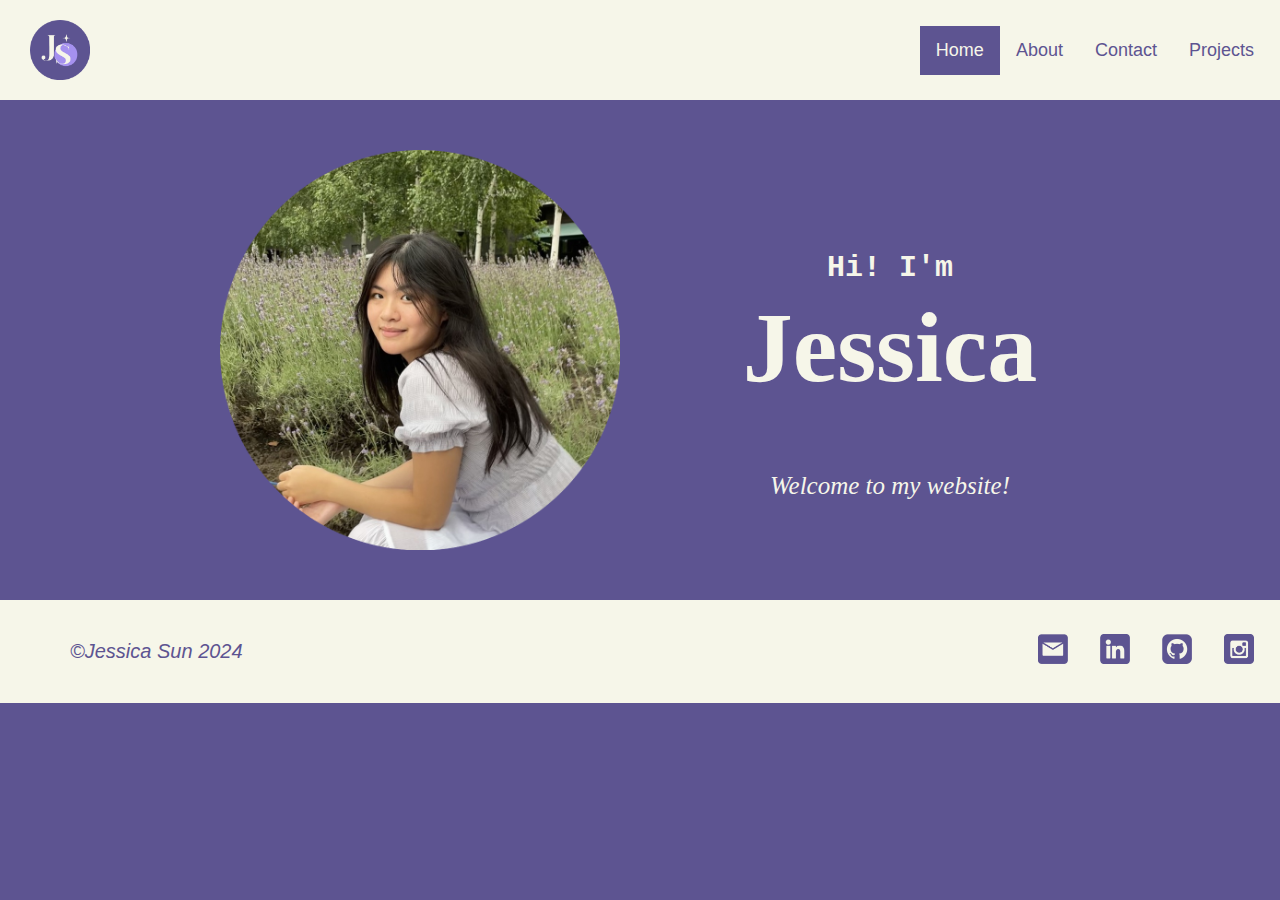
<file: index.html>
<!DOCTYPE html>
<html>
    <head>
        <title>Jessica Sun | Home </title>
        <link rel="icon" href="images/logo.png" type="image/icon type">
        <link rel="stylesheet" href="css/style.css">
    </head>
    <body>
        <header>
            <div class = "header-left">
                <img width = "60px" height = "60px" src="images/logo.png"></img>
            </div>
            <div class = "header-right">
                <nav>
                    <ul>
                        <a class = "active" href="index.html">Home</a>
                        <a href="about.html">About</a>
                        <a href="contact.html">Contact</a>
                        <a href="projects.html">Projects</a>
                    </ul>
                </nav>
            </div>
        </header>
        <main class="home-page">
            <img width = "400px" height = "400px" src = "images/lavenderwebsite.png"></img>
            <div class = "index-text">
                <h3>Hi! I'm</h3>
                <h1>Jessica</h1>
                <p><i>Welcome to my website!</i></p>
            </div>
        </main>
        <footer>
            <div class="footer-left">
                <p><i>&copy;Jessica Sun 2024</i></p>
            </div>
            <div class = "footer-right">
                <nav>
                    <ul>
                        <a href="mailto:jessicasunyay@gmail.com"><img width = "30px" height = "30px" src="images/email.png"></img></a>
                        <a href="https://www.linkedin.com/in/jessicaksun/" target = "_blank"><img width = "30px" height = "30px" src="images/linkedin.png"></img></a>
                        <a href="https://github.com/jessicasunyay" target="_blank"><img width = "30px" height = "30px" src="images/github.png"></img></a>
                        <a href="https://www.instagram.com/jessicasunyay/" target = "_blank"><img width = "30px" height = "30px" src="images/instagram.png"></img></a>
                    </ul>
                </nav>
            </div>
        </footer>
    </body>
</html>
</file>
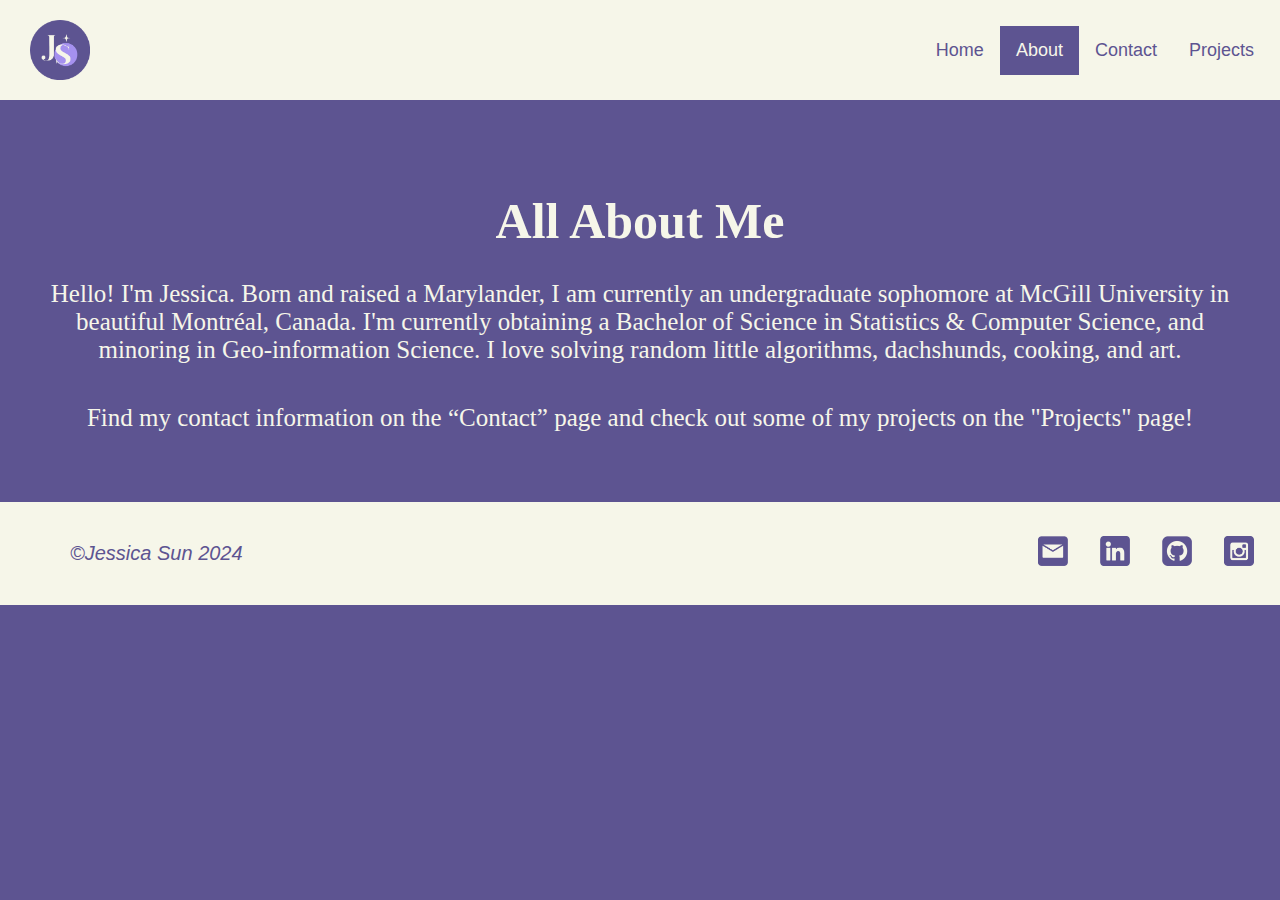
<file: about.html>
<!DOCTYPE html>
<html>
    <head>
        <title>Jessica Sun | About </title>
        <link rel="icon" href="images/logo.png" type="image/icon type">
        <link rel="stylesheet" href="css/style.css">
    </head>
    <body>
        <header>
            <div class = "header-left">
                <img width = "60px" height = "60px" src="images/logo.png"></img>
            </div>
            <div class = "header-right">
                <nav>
                    <ul>
                        <a href="index.html">Home</a>
                        <a class = "active" href="about.html">About</a>
                        <a href="contact.html">Contact</a>
                        <a href="projects.html">Projects</a>
                    </ul>
                </nav>
            </div>
        </header>
        <main class="about-page">
            <h2>All About Me</h2>
            <p>Hello! I&apos;m Jessica. Born and raised a Marylander, I am currently an undergraduate sophomore at McGill University in beautiful Montréal, Canada. I&apos;m currently obtaining a Bachelor of Science in Statistics & Computer Science, and minoring in Geo-information Science. I love solving random little algorithms, dachshunds, cooking, and art. </p>
            <p>Find my contact information on the “Contact” page and check out some of my projects on the "Projects" page!</p>
        </main>
        <footer>
            <div class="footer-left">
                <p><i>&copy;Jessica Sun 2024</i></p>
            </div>
            <div class = "footer-right">
                <nav>
                    <ul>
                        <a href="mailto:jessicasunyay@gmail.com"><img width = "30px" height = "30px" src="images/email.png"></img></a>
                        <a href="https://www.linkedin.com/in/jessicaksun/" target = "_blank"><img width = "30px" height = "30px" src="images/linkedin.png"></img></a>
                        <a href="https://github.com/jessicasunyay" target="_blank"><img width = "30px" height = "30px" src="images/github.png"></img></a>
                        <a href="https://www.instagram.com/jessicasunyay/" target = "_blank"><img width = "30px" height = "30px" src="images/instagram.png"></img></a>
                    </ul>
                </nav>
            </div>
        </footer>
    </body>
</html>
</file>
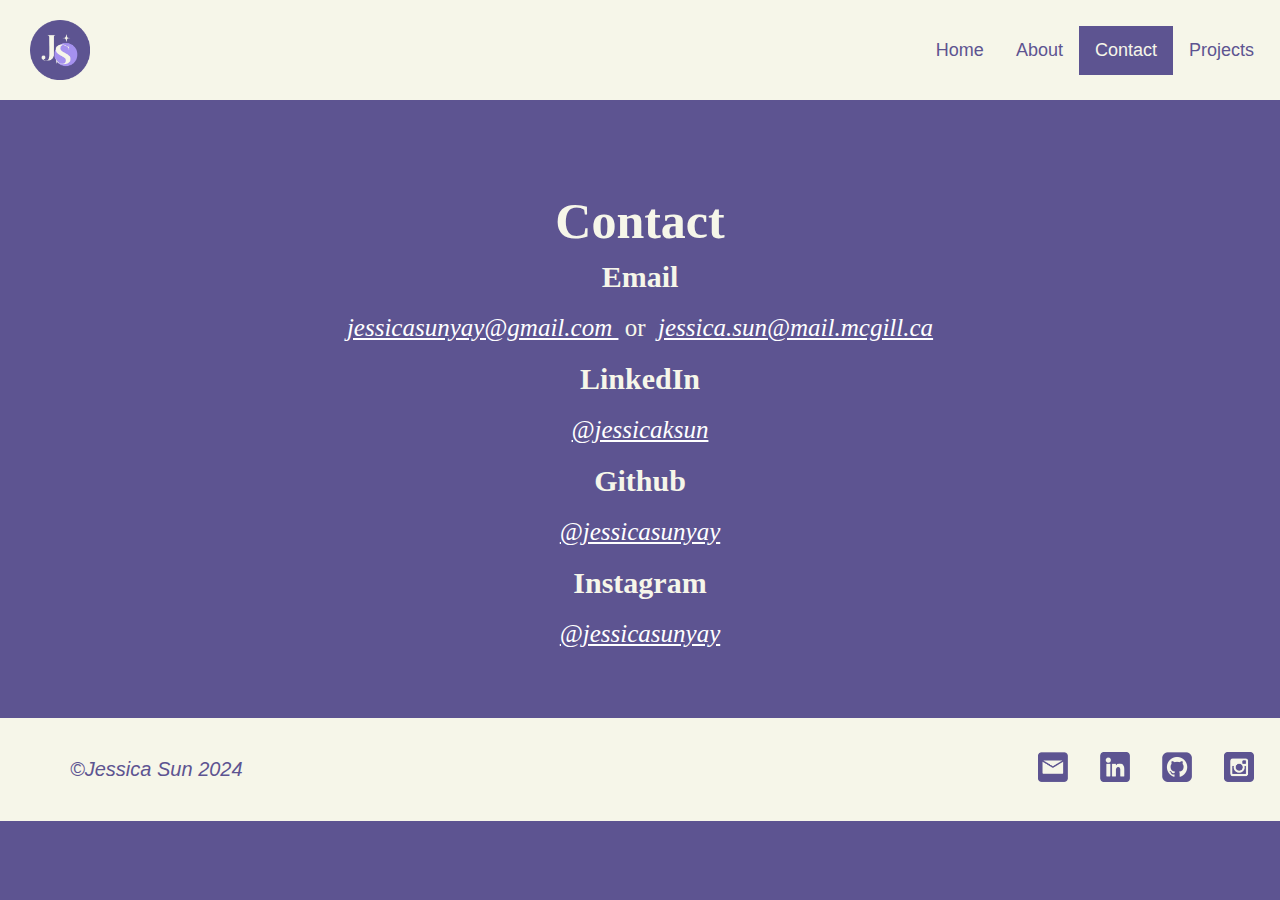
<file: contact.html>
<!DOCTYPE html>
<html>
    <head>
        <title>Jessica Sun | Contact </title>
        <link rel="icon" href="images/logo.png" type="image/icon type">
        <link rel="stylesheet" href="css/style.css">
    </head>
    <body>
        <header>
            <div class = "header-left">
                <img width = "60px" height = "60px" src="images/logo.png"></img>
            </div>
            <div class = "header-right">
                <nav>
                    <ul>
                        <a href="index.html">Home</a>
                        <a href="about.html">About</a>
                        <a class = "active" href="contact.html">Contact</a>
                        <a href="projects.html">Projects</a>
                    </ul>
                </nav>
            </div>
        </header>
        <main>
            <h2>Contact</h2>
            <h4>Email</h4>
            <p>
                <i><a href="mailto:jessicasunyay@gmail.com">
                    jessicasunyay&#64;gmail.com
                </a></i>&nbsp;or&nbsp; 
                <i><a href="mailto:jessica.sun@mail.mcgill.ca">
                    jessica.sun&#64;mail.mcgill.ca
                </a></i>
            </p>
            <h4>LinkedIn</h4>
            <p><a href="https://www.linkedin.com/in/jessicaksun/" target = "_blank"><i>&#64;jessicaksun</i></a></p>
            <h4>Github</h4>
            <p><a href="https://github.com/jessicasunyay" target = "_blank"><i>&#64;jessicasunyay</i></a></p>
            <h4>Instagram</h4>
            <p><a href="https://www.instagram.com/jessicasunyay/" target = "_blank"><i>&#64;jessicasunyay</i></a></p>
        </main>
        <footer>
            <div class="footer-left">
                <p><i>&copy;Jessica Sun 2024</i></p>
            </div>
            <div class = "footer-right">
                <nav>
                    <ul>
                        <a href="mailto:jessicasunyay@gmail.com"><img width = "30px" height = "30px" src="images/email.png"></img></a>
                        <a href="https://www.linkedin.com/in/jessicaksun/" target = "_blank"><img width = "30px" height = "30px" src="images/linkedin.png"></img></a>
                        <a href="https://github.com/jessicasunyay" target="_blank"><img width = "30px" height = "30px" src="images/github.png"></img></a>
                        <a href="https://www.instagram.com/jessicasunyay/" target = "_blank"><img width = "30px" height = "30px" src="images/instagram.png"></img></a>
                    </ul>
                </nav>
            </div>
        </footer>
    </body>
</html>
</file>
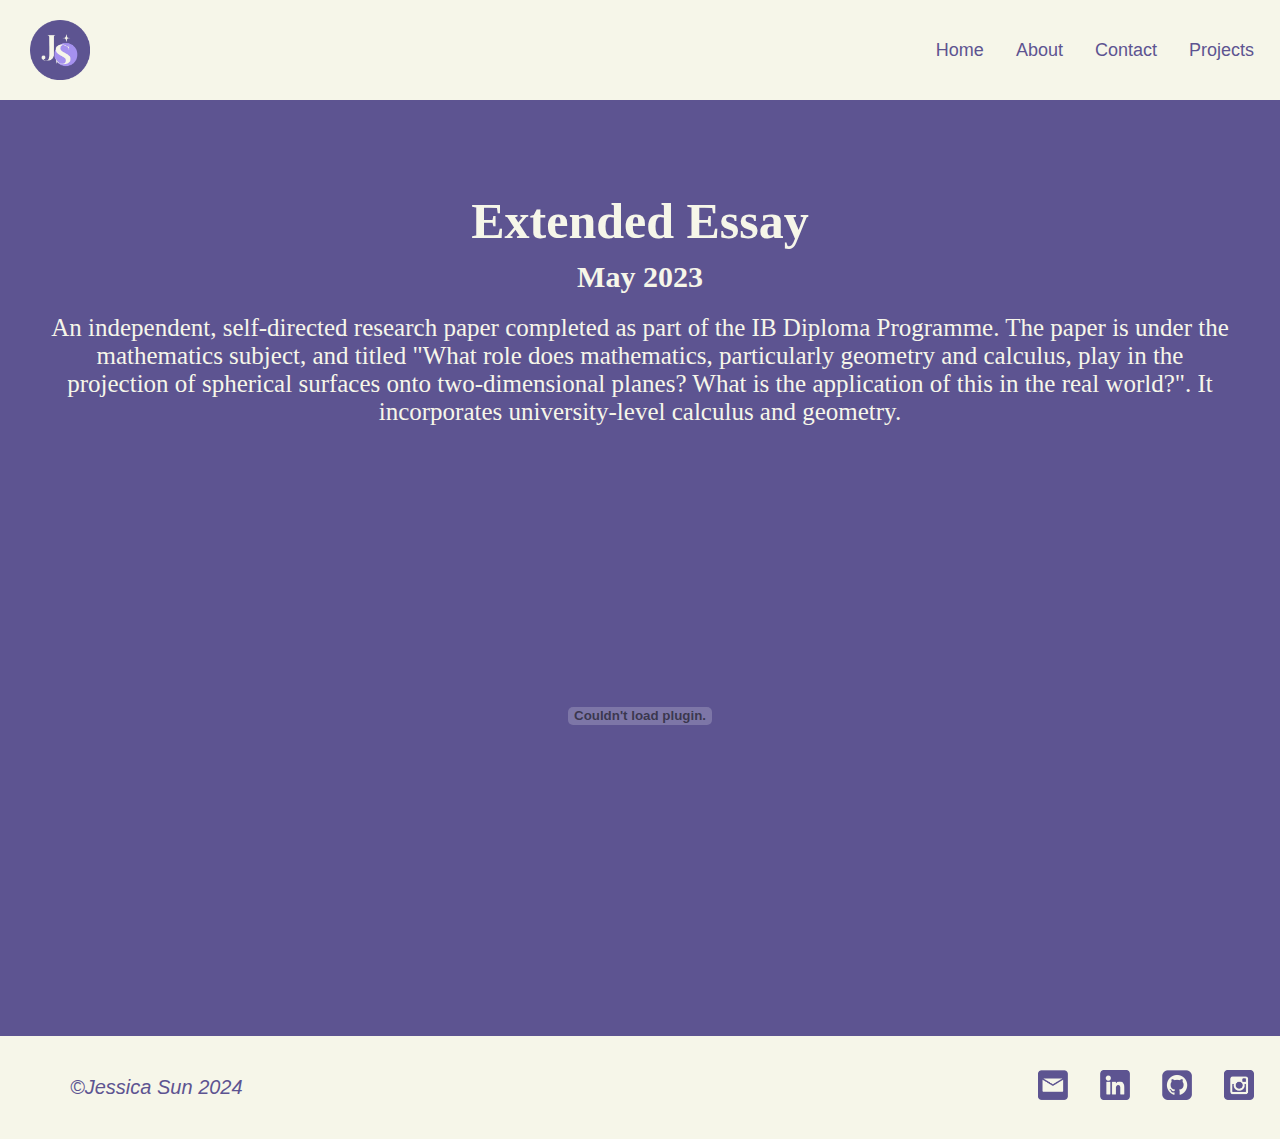
<file: extendedessay.html>
<!DOCTYPE html>
<html>
    <head>
        <title>Jessica Sun | Extended Essay </title>
        <link rel="icon" href="images/logo.png" type="image/icon type">
        <link rel="stylesheet" href="css/style.css">
    </head>
    <body>
        <header>
            <div class = "header-left">
                <img width = "60px" height = "60px" src="images/logo.png"></img>
            </div>
            <div class = "header-right">
                <nav>
                    <ul>
                        <a href="index.html">Home</a>
                        <a href="about.html">About</a>
                        <a href="contact.html">Contact</a>
                        <a href="projects.html">Projects</a>
                    </ul>
                </nav>
            </div>
        </header>
        <main>
            <h2>Extended Essay</h2>
            <h4>May 2023</h4>
            <p>An independent, self-directed research paper completed as part of the IB Diploma Programme. The paper is under the mathematics subject, and titled &#34;What role does mathematics, particularly geometry and calculus, play in the projection of spherical surfaces onto two-dimensional planes? What is the application of this in the real world?&#34;. It incorporates university-level calculus and geometry.</p>
            <object class="pdf" 
            data="Jessica Sun - Extended Essay.pdf"
            width="800"
            height="500">
    </object>
        </main>
        <footer>
            <div class="footer-left">
                <p><i>&copy;Jessica Sun 2024</i></p>
            </div>
            <div class = "footer-right">
                <nav>
                    <ul>
                        <a href="mailto:jessicasunyay@gmail.com"><img width = "30px" height = "30px" src="images/email.png"></img></a>
                        <a href="https://www.linkedin.com/in/jessicaksun/" target = "_blank"><img width = "30px" height = "30px" src="images/linkedin.png"></img></a>
                        <a href="https://github.com/jessicasunyay" target="_blank"><img width = "30px" height = "30px" src="images/github.png"></img></a>
                        <a href="https://www.instagram.com/jessicasunyay/" target = "_blank"><img width = "30px" height = "30px" src="images/instagram.png"></img></a>
                    </ul>
                </nav>
            </div>
        </footer>
    </body>
</html>
</file>
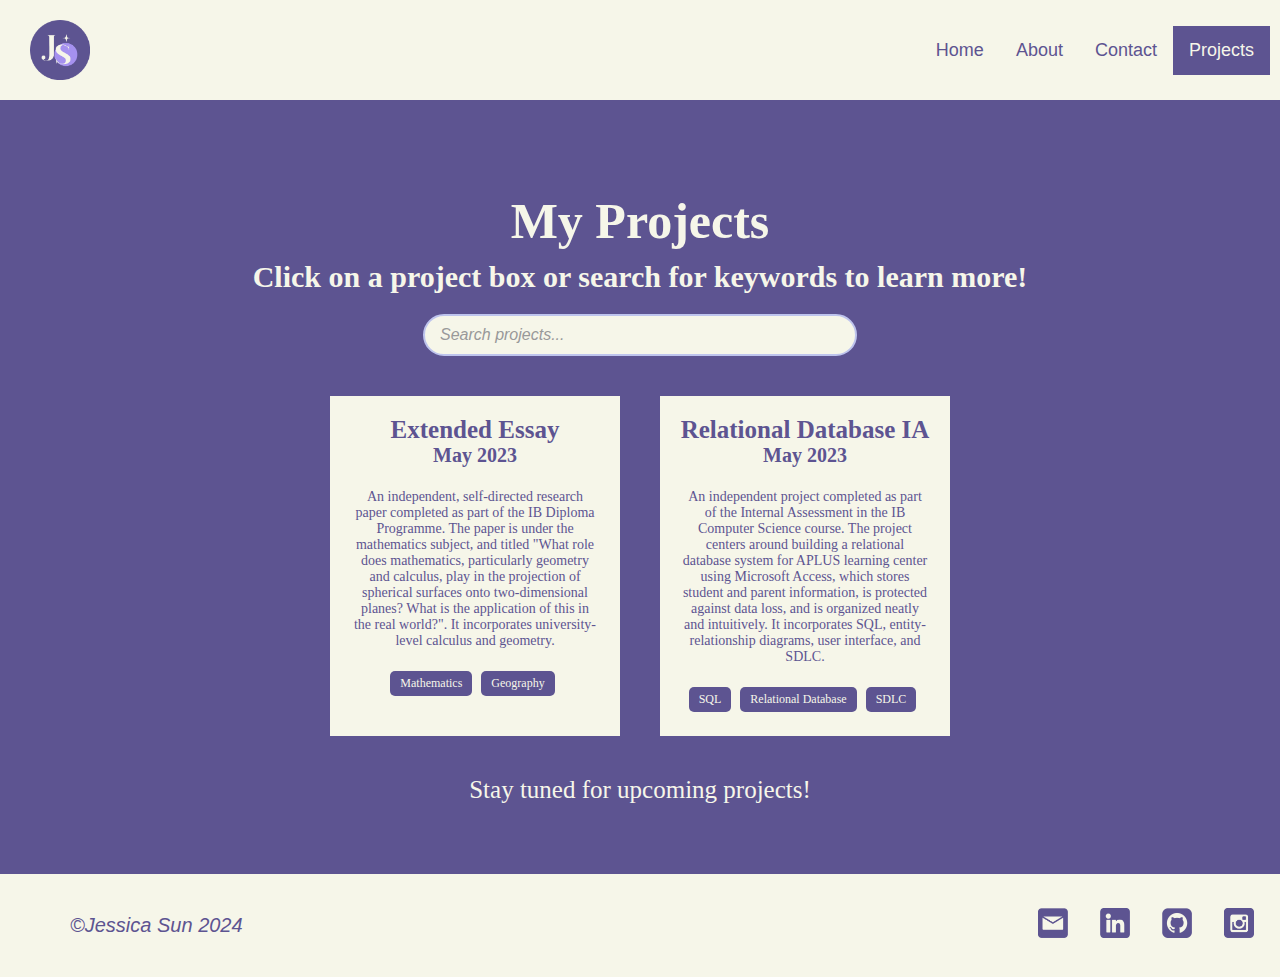
<file: projects.html>
<!DOCTYPE html>
<html>
    <head>
        <title>Jessica Sun | Projects </title>
        <link rel="icon" href="images/logo.png" type="image/icon type">
        <link rel="stylesheet" href="css/style.css">
    </head>
    <body>
        <header>
            <div class = "header-left">
                <img width = "60px" height = "60px" src="images/logo.png"></img>
            </div>
            <div class = "header-right">
                <nav>
                    <ul>
                        <a href="index.html">Home</a>
                        <a href="about.html">About</a>
                        <a href="contact.html">Contact</a>
                        <a class = "active" href="projects.html">Projects</a>
                    </ul>
                </nav>
            </div>
        </header>
        <main class="projects-page">
            <h2>My Projects</h2>
            <h4>Click on a project box or search for keywords to learn more!</h4>
            <input type="text" id="searchBar" placeholder="Search projects...">
            <div id="noResults" style="display: none;"><h3>No projects matching your search found.</h3></div>
            <div class="projectboxes">
                <a href="extendedessay.html">
                    <div class="box">
                        <h4>Extended Essay</h4>
                        <h5>May 2023</h5>
                        <p>An independent, self-directed research paper completed as part of the IB Diploma Programme. The paper is under the mathematics subject, and titled &#34;What role does mathematics, particularly geometry and calculus, play in the projection of spherical surfaces onto two-dimensional planes? What is the application of this in the real world?&#34;. It incorporates university-level calculus and geometry.</p>
                        <div class="tags">
                            <span class="tag">Mathematics</span>
                            <span class="tag">Geography</span>
                        </div>
                    </div>
                </a>
                <a href="relationaldatabase.html">
                    <div class="box">
                        <h4>Relational Database IA</h4>
                        <h5>May 2023</h5>
                        <p>An independent project completed as part of the Internal Assessment in the IB Computer Science course. The project centers around building a relational database system for APLUS learning center using Microsoft Access, which stores student and parent information, is protected against data loss, and is organized neatly and intuitively. It incorporates SQL, entity-relationship diagrams, user interface, and SDLC.</p>
                        <div class="tags">
                            <span class="tag">SQL</span>
                            <span class="tag">Relational Database</span>
                            <span class="tag">SDLC</span>
                        </div>
                    </div>
                </a>
            </div>
            <p>Stay tuned for upcoming projects!</p>
        </main>
        <footer>
            <div class="footer-left">
                <p><i>&copy;Jessica Sun 2024</i></p>
            </div>
            <div class = "footer-right">
                <nav>
                    <ul>
                        <a href="mailto:jessicasunyay@gmail.com"><img width = "30px" height = "30px" src="images/email.png"></img></a>
                        <a href="https://www.linkedin.com/in/jessicaksun/" target = "_blank"><img width = "30px" height = "30px" src="images/linkedin.png"></img></a>
                        <a href="https://github.com/jessicasunyay" target="_blank"><img width = "30px" height = "30px" src="images/github.png"></img></a>
                        <a href="https://www.instagram.com/jessicasunyay/" target = "_blank"><img width = "30px" height = "30px" src="images/instagram.png"></img></a>
                    </ul>
                </nav>
            </div>
        </footer>
        <script src="js/script.js"></script>
    </body>
</html>
</file>
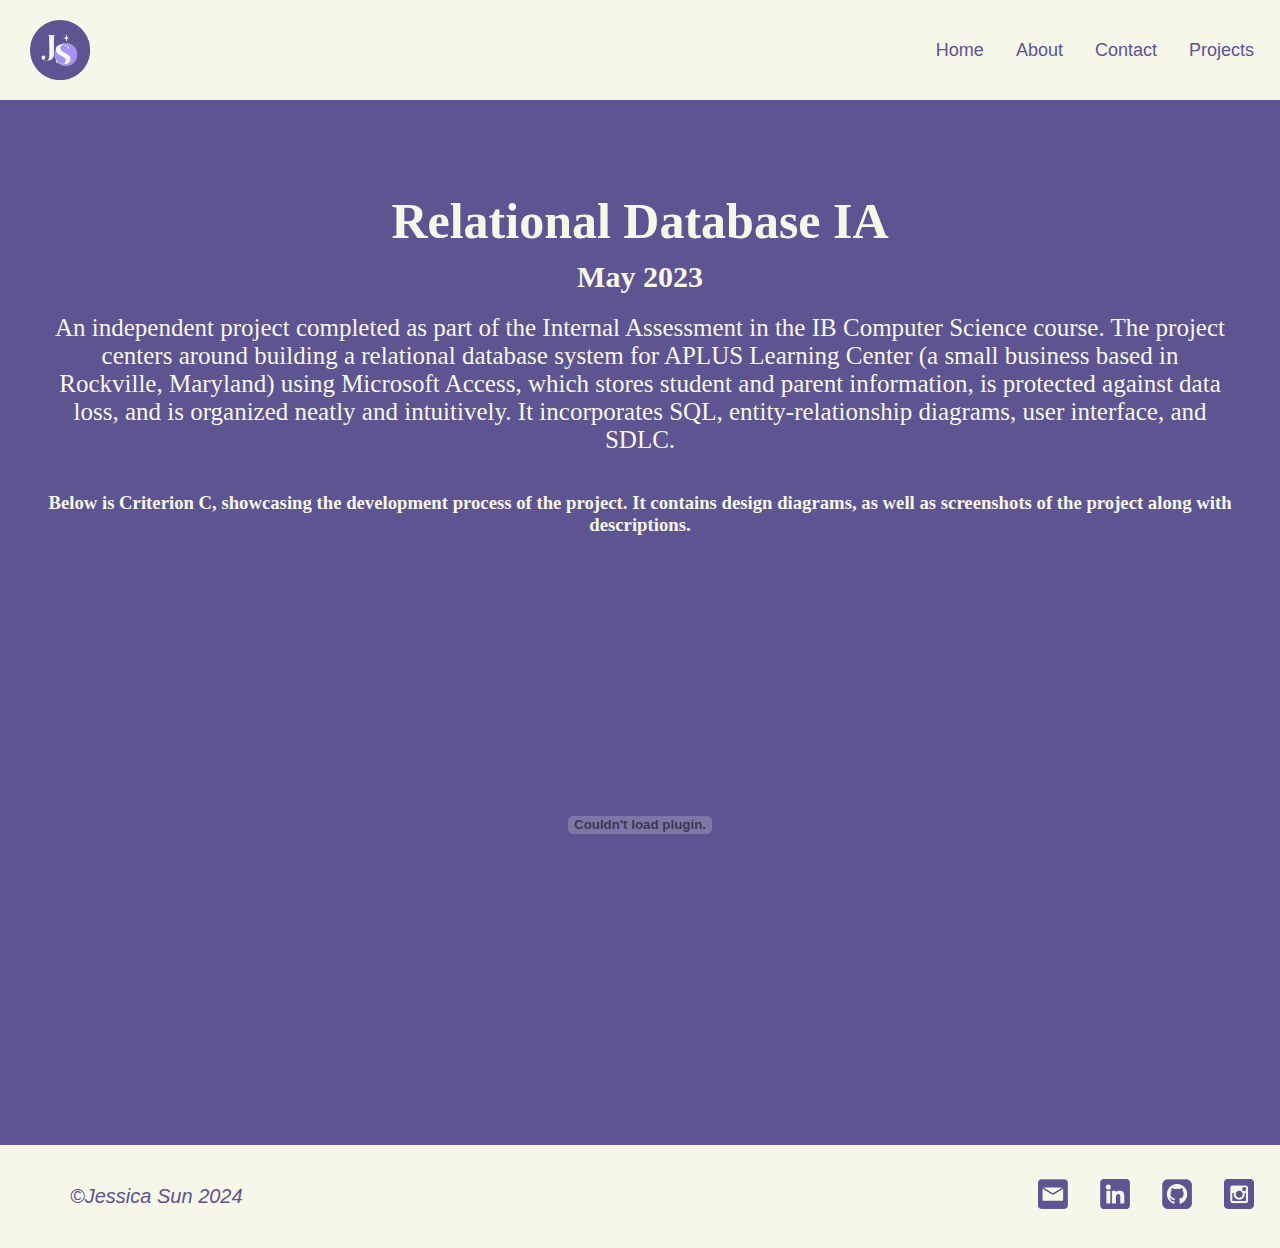
<file: relationaldatabase.html>
<!DOCTYPE html>
<html>
    <head>
        <title>Jessica Sun | Relational Database IA </title>
        <link rel="icon" href="images/logo.png" type="image/icon type">
        <link rel="stylesheet" href="css/style.css">
    </head>
    <body>
        <header>
            <div class = "header-left">
                <img width = "60px" height = "60px" src="images/logo.png"></img>
            </div>
            <div class = "header-right">
                <nav>
                    <ul>
                        <a href="index.html">Home</a>
                        <a href="about.html">About</a>
                        <a href="contact.html">Contact</a>
                        <a href="projects.html">Projects</a>
                    </ul>
                </nav>
            </div>
        </header>
        <main>
            <h2>Relational Database IA</h2>
            <h4>May 2023</h4>
            <p>An independent project completed as part of the Internal Assessment in the IB Computer Science course. The project centers around building a relational database system for APLUS Learning Center (a small business based in Rockville, Maryland) using Microsoft Access, which stores student and parent information, is protected against data loss, and is organized neatly and intuitively. It incorporates SQL, entity-relationship diagrams, user interface, and SDLC.</p>
            <h3>Below is Criterion C, showcasing the development process of the project. It contains design diagrams, as well as screenshots of the project along with descriptions. </h3>
            <object class="pdf" 
            data="IB CS IA Criterion C - Jessica Sun.pdf"
            width="800"
            height="500">
    </object>
        </main>
        <footer>
            <div class="footer-left">
                <p><i>&copy;Jessica Sun 2024</i></p>
            </div>
            <div class = "footer-right">
                <nav>
                    <ul>
                        <a href="mailto:jessicasunyay@gmail.com"><img width = "30px" height = "30px" src="images/email.png"></img></a>
                        <a href="https://www.linkedin.com/in/jessicaksun/" target = "_blank"><img width = "30px" height = "30px" src="images/linkedin.png"></img></a>
                        <a href="https://github.com/jessicasunyay" target="_blank"><img width = "30px" height = "30px" src="images/github.png"></img></a>
                        <a href="https://www.instagram.com/jessicasunyay/" target = "_blank"><img width = "30px" height = "30px" src="images/instagram.png"></img></a>
                    </ul>
                </nav>
            </div>
        </footer>
    </body>
</html>
</file>
<file: css/style.css>
header {
    background-color: #f6f6e9;
    color: #5d5491;
    font-family: Verdana, Geneva, Tahoma, sans-serif;
    padding: 20px 10px;
    width: 100%;
    display: flex;
    justify-content: space-between;
    align-items: center;
    box-sizing: border-box;
}

.header-left {
    display: flex;
    align-items: center;
    margin-left: 20px;
}

nav ul {
    list-style: none;
    display: flex;
    padding: 0;
    margin: 0;
}

nav a {
    text-decoration: none;
    font-size: 18px;
    padding: 14px 16px;
    color: #5d5491;
}

nav a.active {
    background-color: #5d5491;
    color: #f6f6e9;
}

header nav a:hover {
    background-color: #bec4ed;
    color: #5d5491;
}

body {
    background-color: #5d5491;
    color: #f6f6e9;
    padding: 0;
    margin: 0;
}

main {
    display: flex;
    flex-direction: column;
    align-items: center;
    justify-content: center;
    margin: 50px 0;
    flex-wrap: wrap;
}

.projectboxes{
    display: flex;
    flex-direction: row;
    flex-wrap: wrap;
    justify-content: center;
}

.home-page{
    flex-direction:row;
}

.index-text {
    text-align: center;
    margin-top: 40px;
}

.index-text h3 {
    font-size: 30px;
    margin-bottom: 5px;
    font-family: 'Courier New', Courier, monospace;
}

.index-text h1 {
    font-size: 100px;
    margin-top: 0;
}

main img {
    max-width: 400px;
    height: auto;
    margin-right: 100px;
}

h2 {
    font-size: 50px;
    margin-bottom: 10px
}

h4{
    margin-top: 0;
    margin-bottom: 0;
    font-size: 30px;
    text-align: center;
}

h3{
    text-align: center;
}

p {
    margin: 20px 0;
    padding: 0 50px;
    text-align: center;
    font-size: 25px;

    .home-page, .about-page{
        font-size: 30px;
    }
}

a{
    color: white;
    text-decoration: underline;
}

.projects-page a{
    text-decoration: none;
}

footer {
    background-color: #f6f6e9;
    color: #5d5491;
    font-family: Verdana, Geneva, Tahoma, sans-serif;
    padding: 20px 10px;
    width: 100%;
    display: flex;
    justify-content: space-between;
    align-items: center;
    box-sizing: border-box;
}

footer-left{
    margin-left: 10px;
}

footer p {
    font-size: 20px;
    margin: 10px;
}

.box {
    width: 250px;
    height: 300px;
    background-color: #f6f6e9;
    padding: 20px;
    margin: 20px;
    color:#5d5491;
    text-align: center;

    h4 {
        font-size: 25px;
    }

    h5{
        font-size: 20px;
        margin: 0
    }

    p{
        font-size: 14px;
        padding: 2px;
    }
}

.box:hover {
    background-color: #bec4ed;
    color:#f6f6e9;
}

.pdf{
    padding: 20px;
}

.tags {
    margin-top: 5px;
}

.tag {
    display: inline-block;
    background-color: #5d5491;
    border-radius: 5px;
    padding: 5px 10px;
    margin-right: 5px;
    color: #f6f6e9;
    font-size: 12px;
    cursor: pointer;
}

#searchBar {
    width: 100%;               /* Full width */
    max-width: 400px;           /* Max width */
    padding: 10px 15px;         /* Padding inside the input */
    margin: 20px 0;             /* Space above and below the input */
    border: 2px solid #bec4ed;     /* Solid border */
    border-radius: 25px;        /* Rounded corners */
    font-size: 16px;            /* Font size */
    color: #5d5491;                /* Text color */
    background-color: #f6f6e9;  /* Light background color */
    outline: none;              /* No outline when focused */
}

#searchBar:focus {
    border-color: #bec4ed;      /* Change border color on focus */
    background-color: #fff;     /* Change background color on focus */
    box-shadow: 0 4px 8px rgba(0, 123, 255, 0.2); /* More shadow on focus */
}

#searchBar::placeholder {
    color: #999;                /* Lighter color for placeholder */
    font-style: italic;         /* Italicized placeholder */
}

@media (max-width: 768px) {
    header {
        flex-direction: column;
        align-items: flex-start;
    }

    .header-right {
        margin-top: 10px;
    }

    nav ul {
        flex-direction: column;
        width: 100%;
    }

    nav a {
        padding: 10px;
        width: 100%;
    }

    main {
        flex-direction: column;
        justify-content: center;
        margin: 20px;
    }

    .index-text{
        margin-left: 0;
        margin-top: 20px;
    }
    
    main img {
        margin: 10px 0;
    }
}
</file>
